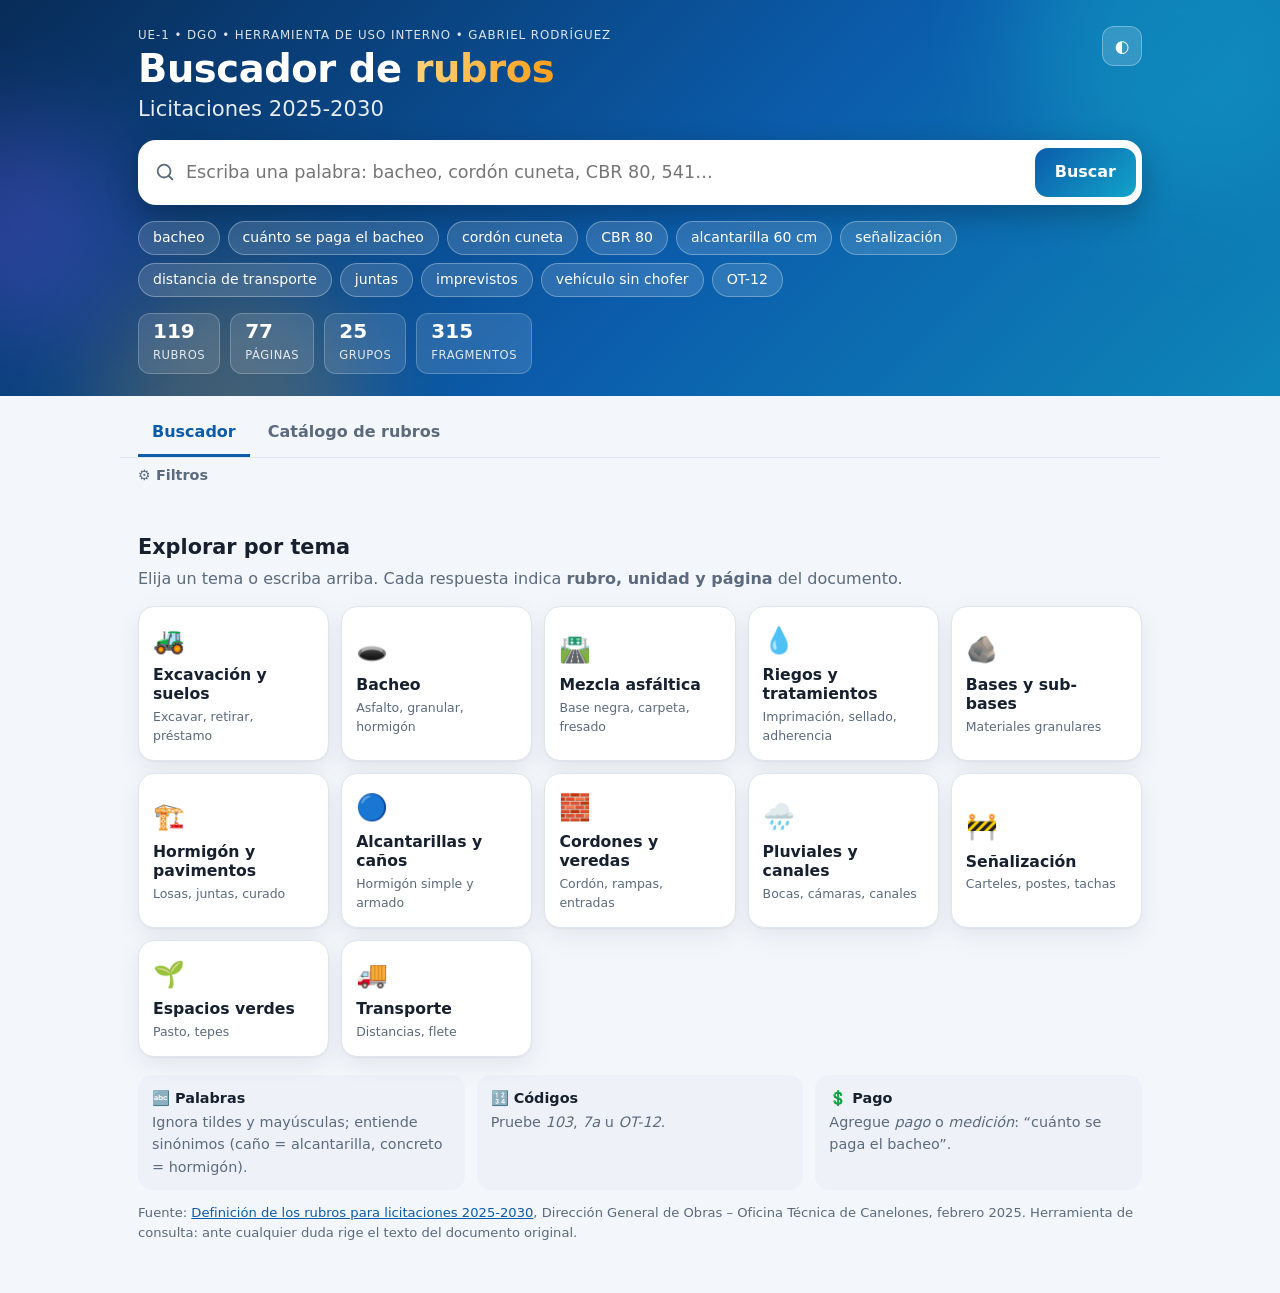
<file: index.html>
<!DOCTYPE html>
<html lang="es">
<head>
<meta charset="utf-8">
<meta name="viewport" content="width=device-width, initial-scale=1, viewport-fit=cover">
<meta name="theme-color" content="#0a3a73">
<title>Buscador de Rubros · Licitaciones 2025-2030 · Intendencia de Canelones</title>
<meta name="description" content="Buscador interactivo de la Definición de los rubros para licitaciones 2025-2030 (Dirección General de Obras, Intendencia de Canelones). Escriba una palabra y obtenga el rubro, la respuesta y la referencia al documento.">
<link rel="icon" href="data:image/svg+xml,%3Csvg xmlns='http://www.w3.org/2000/svg' viewBox='0 0 100 100'%3E%3Ctext y='.9em' font-size='90'%3E%F0%9F%94%8E%3C/text%3E%3C/svg%3E">
<link rel="stylesheet" href="assets/styles.css">
</head>
<body>
<a class="skip" href="#resultados">Saltar a los resultados</a>
<div id="fatal" class="fatal" role="alert" hidden></div>
<noscript><div class="fatal">Este buscador necesita JavaScript habilitado.</div></noscript>

<header class="hero" id="hero">
  <div class="blob b1"></div><div class="blob b2"></div><div class="blob b3"></div>
  <div class="wrap hero-in">
    <div class="brand">
      <div>
        <p class="eyebrow">UE-1 • DGO • HERRAMIENTA DE USO INTERNO • GABRIEL RODRÍGUEZ</p>
        <h1>Buscador de <em>rubros</em><span>Licitaciones 2025-2030</span></h1>
      </div>
      <button id="themeBtn" class="icon-btn" type="button" aria-label="Cambiar tema claro/oscuro" title="Cambiar tema">◐</button>
    </div>

    <div class="searchwrap">
      <form id="searchForm" class="searchbox" role="search" autocomplete="off">
        <label for="q" class="sr">Buscar en la definición de rubros</label>
        <svg aria-hidden="true" viewBox="0 0 24 24" width="22" height="22"><path fill="none" stroke="currentColor" stroke-width="2" stroke-linecap="round" d="M11 4a7 7 0 1 0 0 14 7 7 0 0 0 0-14zm9 16-4.2-4.2"/></svg>
        <input id="q" type="search" enterkeyhint="search" placeholder="Escriba una palabra: bacheo, cordón cuneta, CBR 80, 541…" spellcheck="false" aria-autocomplete="list" aria-controls="suggest">
        <button class="go" type="submit">Buscar</button>
      </form>
      <ul id="suggest" class="suggest" role="listbox" hidden></ul>
    </div>

    <div class="chips" id="chips" aria-label="Ejemplos de búsqueda"></div>
    <div class="kpis" id="kpis"></div>
  </div>
</header>

<nav class="tabs wrap" aria-label="Vistas">
  <button class="tab active" id="tabBuscar" type="button" aria-selected="true">Buscador</button>
  <button class="tab" id="tabCatalogo" type="button" aria-selected="false">Catálogo de rubros</button>
</nav>

<main class="wrap">
  <section id="viewBuscar">
    <details class="filters-box" id="filtersBox">
      <summary>Filtros <span id="filterBadge" class="badge" hidden></span></summary>
      <div class="filters" aria-label="Filtros">
        <label>Grupo <select id="fGrupo"><option value="">Todos</option></select></label>
        <label>Unidad <select id="fUnidad"><option value="">Todas</option></select></label>
        <label>Ámbito
          <select id="fAmbito">
            <option value="">Rubros y especificaciones generales</option>
            <option value="rubro">Solo rubros</option>
            <option value="general">Solo especificaciones generales</option>
          </select>
        </label>
        <button id="clearBtn" class="ghost" type="button">Limpiar todo</button>
      </div>
    </details>

    <div id="scrollTarget"></div>
    <p id="count" class="count" aria-live="polite"></p>
    <div id="answer"></div>
    <div id="resultados" tabindex="-1"></div>
    <div class="more"><button id="moreBtn" class="ghost" type="button" hidden>Mostrar más resultados</button></div>

    <div id="welcome" class="welcome">
      <h2>Explorar por tema</h2>
      <p class="lead">Elija un tema o escriba arriba. Cada respuesta indica <strong>rubro, unidad y página</strong> del documento.</p>
      <div class="tiles" id="tiles"></div>
      <div class="tips">
        <div><b>🔤 Palabras</b><span>Ignora tildes y mayúsculas; entiende sinónimos (caño = alcantarilla, concreto = hormigón).</span></div>
        <div><b>🔢 Códigos</b><span>Pruebe <em>103</em>, <em>7a</em> u <em>OT-12</em>.</span></div>
        <div><b>💲 Pago</b><span>Agregue <em>pago</em> o <em>medición</em>: “cuánto se paga el bacheo”.</span></div>
      </div>
    </div>
  </section>

  <section id="viewCatalogo" hidden>
    <div class="filters">
      <label class="grow">Filtrar el listado
        <input id="catQ" type="search" placeholder="Código o parte del nombre…">
      </label>
      <label>Grupo <select id="cGrupo"><option value="">Todos</option></select></label>
      <label>Unidad <select id="cUnidad"><option value="">Todas</option></select></label>
    </div>
    <p id="catCount" class="count"></p>
    <div class="table-wrap">
      <table id="catTable">
        <thead><tr><th>Rubro</th><th>Descripción</th><th>Unidad</th><th>Grupo</th><th>Pág.</th></tr></thead>
        <tbody></tbody>
      </table>
    </div>
  </section>
</main>

<footer class="wrap foot">
  <p>Fuente: <a id="pdfLink" href="docs/Definicion_de_los_rubros_licitaciones_2025-2030.pdf" target="_blank" rel="noopener">Definición de los rubros para licitaciones 2025-2030</a>, Dirección General de Obras – Oficina Técnica de Canelones, febrero 2025. Herramienta de consulta: ante cualquier duda rige el texto del documento original.</p>
</footer>

<aside id="drawer" class="drawer" aria-hidden="true" role="dialog" aria-modal="true" aria-labelledby="drTitle">
  <div class="drawer-bg" data-close></div>
  <div class="drawer-panel">
    <div class="grab" aria-hidden="true"></div>
    <div class="drawer-head">
      <div>
        <p class="eyebrow" id="drKicker"></p>
        <h2 id="drTitle"></h2>
        <div class="meta" id="drMeta"></div>
      </div>
      <button class="icon-btn" type="button" data-close aria-label="Cerrar">✕</button>
    </div>
    <div class="drawer-actions" id="drActions"></div>
    <div class="drawer-body" id="drBody"></div>
  </div>
</aside>

<button id="toTop" class="totop" type="button" aria-label="Volver arriba" hidden>↑</button>
<div id="toast" class="toast" role="status" aria-live="polite"></div>

<script src="data/rubros.js"></script>
<script src="assets/app.js"></script>
</body>
</html>
</file>
<file: assets/styles.css>
:root{
  --bg:#f3f6fb; --surface:#fff; --surface2:#eef2f8; --text:#16202e; --muted:#5b6a7d;
  --line:#dfe5ee; --brand:#0b5cab; --brand2:#12a4c9; --brand-ink:#fff; --brand-soft:#e3f0fd;
  --accent:#ff9f1c; --mark:#ffe58a; --ok:#14935a; --shadow:0 1px 2px rgba(16,24,40,.05),0 8px 24px rgba(16,24,40,.07);
  --radius:16px;
}
:root[data-theme="dark"]{
  --bg:#0c1118; --surface:#151c26; --surface2:#1c2531; --text:#e7edf5; --muted:#9aa9ba;
  --line:#27323f; --brand:#5aa7f0; --brand2:#2fc3e3; --brand-ink:#07111b; --brand-soft:#15283b;
  --accent:#ffb347; --mark:#6b5200; --ok:#4fc58a; --shadow:0 1px 2px rgba(0,0,0,.4),0 8px 24px rgba(0,0,0,.35);
}
@media (prefers-color-scheme: dark){
  :root:not([data-theme="light"]){
    --bg:#0c1118; --surface:#151c26; --surface2:#1c2531; --text:#e7edf5; --muted:#9aa9ba;
    --line:#27323f; --brand:#5aa7f0; --brand2:#2fc3e3; --brand-ink:#07111b; --brand-soft:#15283b;
    --accent:#ffb347; --mark:#6b5200; --ok:#4fc58a; --shadow:0 1px 2px rgba(0,0,0,.4),0 8px 24px rgba(0,0,0,.35);
  }
}
*{box-sizing:border-box}
html{scroll-behavior:smooth;-webkit-text-size-adjust:100%}
body{margin:0;background:var(--bg);color:var(--text);font:16px/1.55 system-ui,-apple-system,"Segoe UI",Roboto,"Helvetica Neue",Arial,sans-serif;overflow-x:hidden}
.wrap{max-width:1040px;margin:0 auto;padding:0 18px}
.sr{position:absolute;width:1px;height:1px;overflow:hidden;clip:rect(0 0 0 0)}
.skip{position:absolute;left:-999px}.skip:focus{left:12px;top:12px;background:var(--surface);padding:8px 12px;z-index:99;border-radius:8px}
a{color:var(--brand)}
button{font:inherit;color:inherit;cursor:pointer;-webkit-tap-highlight-color:transparent}
:focus-visible{outline:3px solid var(--accent);outline-offset:2px;border-radius:8px}
.fatal{background:#b3261e;color:#fff;padding:12px 18px;font-weight:600;text-align:center}

/* ---------- hero ---------- */
.hero{position:relative;overflow:hidden;color:#fff;padding:26px 0 22px;background:linear-gradient(135deg,#082c58 0%,#0b5cab 55%,#0e86b8 100%);transition:padding .25s}
:root[data-theme="dark"] .hero{background:linear-gradient(135deg,#07182c 0%,#0e3a66 60%,#0e5a7a 100%)}
.blob{position:absolute;border-radius:50%;filter:blur(50px);opacity:.45;animation:float 14s ease-in-out infinite}
.b1{width:320px;height:320px;background:#12a4c9;top:-120px;right:-60px}
.b2{width:260px;height:260px;background:#ff9f1c;opacity:.22;bottom:-140px;left:8%;animation-delay:-5s}
.b3{width:220px;height:220px;background:#7b5cff;opacity:.28;top:30%;left:-90px;animation-delay:-9s}
@keyframes float{0%,100%{transform:translate(0,0) scale(1)}50%{transform:translate(24px,18px) scale(1.12)}}
.hero-in{position:relative}
.brand{display:flex;justify-content:space-between;align-items:flex-start;gap:12px}
.eyebrow{margin:0 0 4px;font-size:.74rem;letter-spacing:.08em;text-transform:uppercase;opacity:.85;color:inherit}
h1{margin:0;font-size:clamp(1.55rem,4.2vw,2.4rem);line-height:1.1;letter-spacing:-.01em}
h1 em{font-style:normal;background:linear-gradient(90deg,#ffd27a,#ff9f1c);-webkit-background-clip:text;background-clip:text;color:transparent}
h1 span{display:block;font-weight:500;opacity:.9;font-size:.55em;margin-top:6px;letter-spacing:0}
.icon-btn{background:rgba(255,255,255,.16);border:1px solid rgba(255,255,255,.3);color:#fff;border-radius:12px;width:40px;height:40px;font-size:1.05rem;backdrop-filter:blur(6px)}
.icon-btn:hover{background:rgba(255,255,255,.3)}

.searchwrap{position:relative;margin-top:20px}
.searchbox{display:flex;align-items:center;gap:10px;background:var(--surface);color:var(--text);border-radius:18px;padding:6px 6px 6px 16px;box-shadow:0 10px 30px rgba(0,0,0,.25);transition:transform .2s,box-shadow .2s}
.searchbox:focus-within{transform:translateY(-1px);box-shadow:0 14px 36px rgba(0,0,0,.32),0 0 0 3px var(--accent)}
.searchbox svg{flex:none;color:var(--muted)}
.searchbox input{flex:1;border:0;background:transparent;color:inherit;font:inherit;font-size:1.1rem;padding:13px 0;outline:none;min-width:0}
.searchbox input::-webkit-search-cancel-button{opacity:.6}
.go{background:linear-gradient(135deg,var(--brand),var(--brand2));color:#fff;border:0;border-radius:13px;padding:12px 20px;font-weight:700}
.go:hover{filter:brightness(1.1)}
.suggest{position:absolute;left:0;right:0;top:calc(100% + 8px);z-index:30;margin:0;padding:6px;list-style:none;background:var(--surface);color:var(--text);border:1px solid var(--line);border-radius:16px;box-shadow:0 18px 40px rgba(0,0,0,.28);max-height:340px;overflow:auto}
.suggest li{display:flex;gap:10px;align-items:baseline;padding:9px 12px;border-radius:11px;cursor:pointer}
.suggest li[aria-selected="true"],.suggest li:hover{background:var(--brand-soft)}
.suggest .sc{flex:none;background:var(--brand);color:var(--brand-ink);font-weight:700;font-size:.78rem;border-radius:6px;padding:0 7px}
.suggest .sn{flex:1;min-width:0;white-space:nowrap;overflow:hidden;text-overflow:ellipsis}
.suggest .su{color:var(--muted);font-size:.78rem;flex:none}
.chips{display:flex;flex-wrap:wrap;gap:8px;margin-top:16px;transition:opacity .2s}
.chip{background:rgba(255,255,255,.14);border:1px solid rgba(255,255,255,.3);color:#fff;border-radius:999px;padding:5px 14px;font-size:.88rem;backdrop-filter:blur(6px);transition:transform .15s,background .15s}
.chip:hover{background:rgba(255,255,255,.3);transform:translateY(-1px)}
.kpis{display:flex;flex-wrap:wrap;gap:10px;margin-top:16px}
.kpi{background:rgba(255,255,255,.12);border:1px solid rgba(255,255,255,.22);border-radius:12px;padding:6px 14px;backdrop-filter:blur(6px)}
.kpi b{display:block;font-size:1.25rem;line-height:1.1}.kpi span{font-size:.72rem;opacity:.85;text-transform:uppercase;letter-spacing:.05em}

/* hero compacto cuando hay una búsqueda activa */
body.searching .hero{padding:14px 0 14px}
body.searching .hero h1 span,body.searching .eyebrow,body.searching .chips,body.searching .kpis{display:none}
body.searching h1{font-size:1.15rem}
body.searching .searchwrap{margin-top:10px}

.sticky-bar{display:none}

.tabs{display:flex;gap:4px;margin-top:14px;border-bottom:1px solid var(--line)}
.tab{background:none;border:0;border-bottom:3px solid transparent;padding:10px 14px;color:var(--muted);font-weight:700}
.tab.active{color:var(--brand);border-bottom-color:var(--brand)}
main{padding-top:16px;padding-bottom:30px;min-height:50vh}

.filters-box{margin-bottom:6px}
.filters-box summary{cursor:pointer;color:var(--muted);font-weight:700;font-size:.9rem;padding:6px 0;list-style:none}
.filters-box summary::before{content:"⚙ "}
.badge{background:var(--accent);color:#1b1200;border-radius:999px;font-size:.72rem;padding:0 7px;margin-left:4px}
.filters{display:flex;flex-wrap:wrap;gap:12px;align-items:end;margin:8px 0 10px}
.filters label{display:flex;flex-direction:column;font-size:.78rem;color:var(--muted);gap:3px;font-weight:700}
.filters .grow{flex:1;min-width:200px}
select,input#catQ{font:inherit;font-size:.95rem;color:var(--text);background:var(--surface);border:1px solid var(--line);border-radius:10px;padding:9px 10px;min-width:150px}
.ghost{background:var(--surface);border:1px solid var(--line);border-radius:10px;padding:9px 14px;font-weight:700;color:var(--text)}
.ghost:hover{background:var(--surface2)}
.count{color:var(--muted);font-size:.9rem;margin:8px 0;min-height:1.4em}

/* ---------- respuesta y tarjetas ---------- */
@keyframes rise{from{opacity:0;transform:translateY(10px)}to{opacity:1;transform:none}}
.answer,.card{animation:rise .35s both}
.answer{position:relative;background:var(--surface);border:1px solid var(--line);border-radius:var(--radius);padding:20px 22px;box-shadow:var(--shadow);margin:6px 0 22px;overflow:hidden}
.answer::before{content:"";position:absolute;inset:0 auto 0 0;width:6px;background:linear-gradient(180deg,var(--brand),var(--brand2))}
.answer .tag{display:inline-flex;align-items:center;gap:6px;background:var(--brand-soft);color:var(--brand);font-weight:800;font-size:.72rem;letter-spacing:.06em;text-transform:uppercase;border-radius:999px;padding:3px 11px}
.answer h3{margin:10px 0 2px;font-size:1.25rem;line-height:1.25}
.answer blockquote{margin:12px 0;padding:12px 14px;background:var(--surface2);border-radius:12px;font-size:1.02rem}
.answer .extra{margin-top:12px;background:color-mix(in srgb,var(--ok) 12%,transparent);border-left:4px solid var(--ok);border-radius:10px;padding:10px 14px;font-size:.95rem}
.answer .extra b{color:var(--ok)}
.ref{font-size:.82rem;color:var(--muted);margin:10px 0 0}
.card{background:var(--surface);border:1px solid var(--line);border-radius:var(--radius);padding:16px 18px;margin-bottom:12px;box-shadow:var(--shadow);transition:transform .18s,box-shadow .18s,border-color .18s}
.card:hover{transform:translateY(-2px);border-color:var(--brand)}
.card h3{margin:0;font-size:1.05rem;line-height:1.3}
.card h3 button{all:unset;cursor:pointer;color:var(--text)}
.card h3 button:hover{color:var(--brand);text-decoration:underline}
.codebadge{display:inline-block;background:linear-gradient(135deg,var(--brand),var(--brand2));color:#fff;font-weight:800;border-radius:8px;padding:1px 10px;margin-right:8px;font-size:.9rem;white-space:nowrap}
.meta{display:flex;flex-wrap:wrap;gap:6px 8px;font-size:.82rem;color:var(--muted);margin:8px 0}
.meta .pill{background:var(--surface2);border-radius:999px;padding:1px 10px}
.meter{height:4px;border-radius:4px;background:var(--surface2);margin:8px 0 2px;overflow:hidden}
.meter i{display:block;height:100%;border-radius:4px;background:linear-gradient(90deg,var(--brand),var(--brand2));transform-origin:left;animation:grow .7s both}
@keyframes grow{from{transform:scaleX(0)}to{transform:none}}
.passage{margin:8px 0 0;font-size:.97rem}
.passage .pg{display:block;font-size:.78rem;color:var(--muted);margin-top:2px}
.sub{font-weight:700;font-size:.85rem;color:var(--muted);display:block;margin-bottom:2px}
mark{background:var(--mark);color:inherit;border-radius:4px;padding:0 2px}
.actions{display:flex;flex-wrap:wrap;gap:8px;margin-top:14px}
.btn{background:linear-gradient(135deg,var(--brand),var(--brand2));color:#fff;border:0;border-radius:11px;padding:8px 15px;font-weight:700;font-size:.9rem;text-decoration:none;display:inline-block}
.btn:hover{filter:brightness(1.08)}
.btn.sec{background:var(--surface2);color:var(--text);border:1px solid var(--line)}
.btn.sec:hover{background:var(--brand-soft)}
.more{text-align:center;margin:10px 0}
.sect-title{font-size:.95rem;color:var(--muted);margin:6px 0 10px}
.empty{text-align:center;color:var(--muted);padding:30px 0}

/* ---------- bienvenida ---------- */
.welcome h2{margin:6px 0 4px;font-size:1.3rem}
.lead{color:var(--muted);margin:0 0 14px}
.tiles{display:grid;grid-template-columns:repeat(auto-fill,minmax(170px,1fr));gap:12px}
.tile{background:var(--surface);border:1px solid var(--line);border-radius:var(--radius);padding:14px;text-align:left;box-shadow:var(--shadow);transition:transform .18s,border-color .18s,background .18s;animation:rise .4s both}
.tile:hover{transform:translateY(-3px);border-color:var(--brand);background:var(--brand-soft)}
.tile .ic{font-size:1.6rem;display:block;margin-bottom:6px}
.tile b{display:block;font-size:.98rem;line-height:1.2}
.tile span.d{display:block;font-size:.78rem;color:var(--muted);margin-top:3px}
.tips{display:grid;grid-template-columns:repeat(auto-fit,minmax(220px,1fr));gap:12px;margin-top:18px}
.tips div{background:var(--surface2);border-radius:14px;padding:12px 14px;font-size:.9rem}
.tips b{display:block;margin-bottom:2px}.tips span{color:var(--muted)}

/* ---------- catálogo ---------- */
.table-wrap{overflow-x:auto;background:var(--surface);border:1px solid var(--line);border-radius:var(--radius)}
table{width:100%;border-collapse:collapse;font-size:.92rem}
th,td{text-align:left;padding:10px 12px;border-bottom:1px solid var(--line);vertical-align:top}
th{background:var(--surface2);position:sticky;top:0;font-size:.76rem;text-transform:uppercase;letter-spacing:.05em;color:var(--muted)}
tbody tr{cursor:pointer;transition:background .12s}tbody tr:hover{background:var(--brand-soft)}
td.code{font-weight:800;white-space:nowrap;color:var(--brand)}
.nobody{color:var(--accent);font-size:.78rem}

/* ---------- panel de detalle ---------- */
.drawer{position:fixed;inset:0;z-index:50;visibility:hidden}
.drawer[aria-hidden="false"]{visibility:visible}
.drawer-bg{position:absolute;inset:0;background:rgba(5,12,22,.55);backdrop-filter:blur(3px);opacity:0;transition:opacity .22s}
.drawer-panel{position:absolute;top:0;right:0;height:100%;width:min(740px,100%);background:var(--surface);box-shadow:-10px 0 40px rgba(0,0,0,.3);transform:translateX(100%);transition:transform .26s cubic-bezier(.2,.8,.2,1);display:flex;flex-direction:column}
.drawer[aria-hidden="false"] .drawer-bg{opacity:1}
.drawer[aria-hidden="false"] .drawer-panel{transform:none}
.grab{display:none}
.drawer-head{display:flex;justify-content:space-between;gap:12px;padding:20px 22px 8px}
.drawer-head h2{margin:0;font-size:1.3rem;line-height:1.25}
.drawer-head .eyebrow{color:var(--brand);font-weight:800}
.drawer .icon-btn{background:var(--surface2);border-color:var(--line);color:var(--text);flex:none}
.drawer-actions{display:flex;flex-wrap:wrap;gap:8px;padding:6px 22px 14px;border-bottom:1px solid var(--line)}
.drawer-body{overflow:auto;padding:14px 22px 60px;-webkit-overflow-scrolling:touch}
.drawer-body h4{margin:20px 0 8px;font-size:.78rem;text-transform:uppercase;letter-spacing:.07em;color:var(--muted)}
.drawer-body p{margin:0 0 10px}
.drawer-body p.st{font-weight:800;margin-top:18px}
.pay{background:var(--surface2);border-left:4px solid var(--ok);border-radius:10px;padding:9px 13px;margin-bottom:8px}
.rel{display:flex;flex-wrap:wrap;gap:6px}
.rel button{background:var(--brand-soft);color:var(--brand);border:0;border-radius:999px;padding:4px 12px;font-weight:700;font-size:.86rem}
.rel button:hover{text-decoration:underline}
.notice{background:var(--surface2);border-radius:10px;padding:10px 12px;color:var(--muted)}

.totop{position:fixed;right:16px;bottom:18px;z-index:40;width:46px;height:46px;border-radius:50%;border:0;background:linear-gradient(135deg,var(--brand),var(--brand2));color:#fff;font-size:1.2rem;box-shadow:0 8px 20px rgba(0,0,0,.3)}
.toast{position:fixed;left:50%;bottom:24px;transform:translate(-50%,20px);background:#111;color:#fff;padding:10px 18px;border-radius:12px;opacity:0;pointer-events:none;transition:.2s;z-index:80;font-size:.9rem}
.toast.show{opacity:1;transform:translate(-50%,0)}
.foot{color:var(--muted);font-size:.82rem;padding-bottom:36px}
[hidden]{display:none!important}

/* ---------- móvil ---------- */
@media (max-width:700px){
  .hero{padding:18px 0 16px}
  .go{padding:12px 14px}
  .kpi b{font-size:1.05rem}
  .tiles{grid-template-columns:repeat(2,1fr)}
  .card,.answer{padding:15px}
  .answer h3{font-size:1.1rem}
  .drawer-panel{top:auto;bottom:0;right:0;left:0;width:100%;height:92%;border-radius:22px 22px 0 0;transform:translateY(100%)}
  .drawer[aria-hidden="false"] .drawer-panel{transform:none}
  .grab{display:block;width:44px;height:5px;border-radius:5px;background:var(--line);margin:9px auto 0}
  .drawer-head{padding:12px 18px 6px}.drawer-actions{padding:6px 18px 12px}.drawer-body{padding:12px 18px 60px}
}
@media (prefers-reduced-motion:reduce){*{animation:none!important;transition:none!important}}
@media print{.hero,.tabs,.filters-box,.chips,.more,.totop,.drawer{display:none}}
</file>
